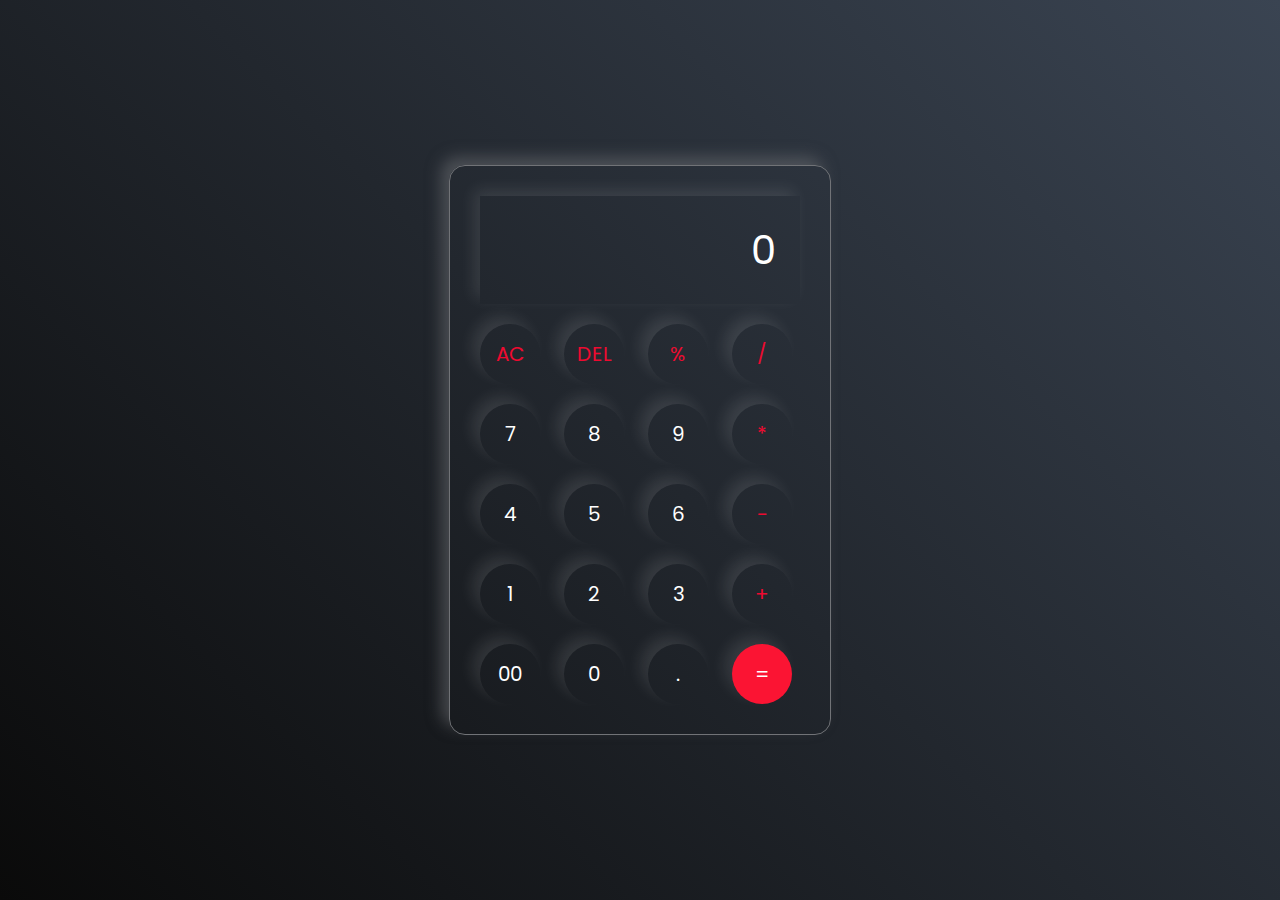
<file: calculator/index.html>
<!DOCTYPE html>
<html lang="en">
  <head>
    <meta charset="UTF-8" />
    <meta http-equiv="X-UA-Compatible" content="IE=edge" />
    <meta name="viewport" content="width=device-width, initial-scale=1.0" />
    <link rel="stylesheet" href="style.css" />
    <title>Calculator</title>
  </head>
  <body>
    <div class="container">
      <div class="calculator">
        <input type="text" id="inputBox" placeholder="0" />
        <div>
          <button class="button operator">AC</button>
          <button class="button operator">DEL</button>
          <button class="button operator">%</button>
          <button class="button operator">/</button>
        </div>
        <div>
          <button class="button">7</button>
          <button class="button">8</button>
          <button class="button">9</button>
          <button class="button operator">*</button>
        </div>
        <div>
          <button class="button">4</button>
          <button class="button">5</button>
          <button class="button">6</button>
          <button class="button operator">-</button>
        </div>
        <div>
          <button class="button">1</button>
          <button class="button">2</button>
          <button class="button">3</button>
          <button class="button operator">+</button>
        </div>

        <div>
          <button class="button">00</button>
          <button class="button">0</button>
          <button class="button">.</button>
          <button class="button equalBtn">=</button>
        </div>
      </div>
    </div>

    <script src="script.js"></script>
  </body>
</html>
</file>
<file: calculator/style.css>
@import url('https://fonts.googleapis.com/css2?family=Poppins:wght@500&display=swap');

*{
    margin: 0;
    padding: 0;
    box-sizing: border-box;
    font-family: 'Poppins', sans-serif;
}

body{
    width: 100%;
    height: 100vh;
    display: flex;
    justify-content: center;
    align-items: center;
    background: linear-gradient(45deg, #0a0a0a, #3a4452);
}

.calculator{
    border: 1px solid #717377;
    padding: 20px;
    border-radius: 16px;
    background: transparent;
    box-shadow: -8px -8px 15px rgba(113, 115, 119, 0.5);

}

input{
    width: 320px;
    border: none;
    padding: 24px;
    margin: 10px;
    background: transparent;
    box-shadow: 0px 3px 15px rgbs(84, 84, 84, 0.1);
    font-size: 40px;
    text-align: right;
    cursor: pointer;
    color: #ffffff;
    box-shadow: -6px -6px 15px rgba(255, 255, 255, 0.1);
}

input::placeholder{
    color: #ffffff;
    
}

button{
    border: none;
    width: 60px;
    height: 60px;
    margin: 10px;
    border-radius: 50%;
    background: transparent;
    color: #ffffff;
    font-size: 20px;
    box-shadow: -8px -8px 15px rgba(255, 255, 255, 0.1);
    cursor: pointer;
}

.equalBtn{
    background-color: #fb1433;
}

.operator{
    color: #ee0a30;
}
</file>
